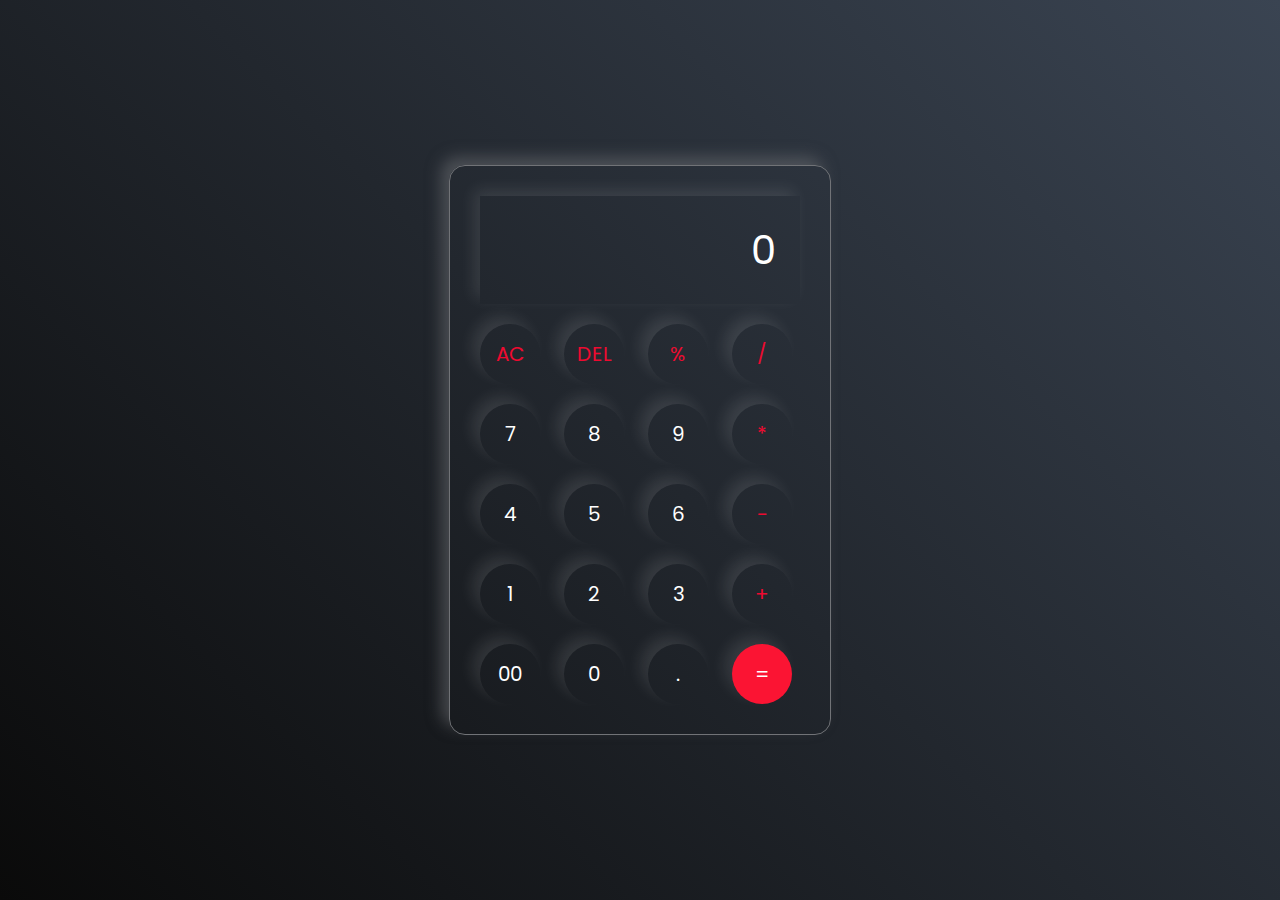
<file: calculator/index.html>
<!DOCTYPE html>
<html lang="en">
  <head>
    <meta charset="UTF-8" />
    <meta http-equiv="X-UA-Compatible" content="IE=edge" />
    <meta name="viewport" content="width=device-width, initial-scale=1.0" />
    <link rel="stylesheet" href="style.css" />
    <title>Calculator</title>
  </head>
  <body>
    <div class="container">
      <div class="calculator">
        <input type="text" id="inputBox" placeholder="0" />
        <div>
          <button class="button operator">AC</button>
          <button class="button operator">DEL</button>
          <button class="button operator">%</button>
          <button class="button operator">/</button>
        </div>
        <div>
          <button class="button">7</button>
          <button class="button">8</button>
          <button class="button">9</button>
          <button class="button operator">*</button>
        </div>
        <div>
          <button class="button">4</button>
          <button class="button">5</button>
          <button class="button">6</button>
          <button class="button operator">-</button>
        </div>
        <div>
          <button class="button">1</button>
          <button class="button">2</button>
          <button class="button">3</button>
          <button class="button operator">+</button>
        </div>

        <div>
          <button class="button">00</button>
          <button class="button">0</button>
          <button class="button">.</button>
          <button class="button equalBtn">=</button>
        </div>
      </div>
    </div>

    <script src="script.js"></script>
  </body>
</html>
</file>
<file: calculator/style.css>
@import url('https://fonts.googleapis.com/css2?family=Poppins:wght@500&display=swap');

*{
    margin: 0;
    padding: 0;
    box-sizing: border-box;
    font-family: 'Poppins', sans-serif;
}

body{
    width: 100%;
    height: 100vh;
    display: flex;
    justify-content: center;
    align-items: center;
    background: linear-gradient(45deg, #0a0a0a, #3a4452);
}

.calculator{
    border: 1px solid #717377;
    padding: 20px;
    border-radius: 16px;
    background: transparent;
    box-shadow: -8px -8px 15px rgba(113, 115, 119, 0.5);

}

input{
    width: 320px;
    border: none;
    padding: 24px;
    margin: 10px;
    background: transparent;
    box-shadow: 0px 3px 15px rgbs(84, 84, 84, 0.1);
    font-size: 40px;
    text-align: right;
    cursor: pointer;
    color: #ffffff;
    box-shadow: -6px -6px 15px rgba(255, 255, 255, 0.1);
}

input::placeholder{
    color: #ffffff;
    
}

button{
    border: none;
    width: 60px;
    height: 60px;
    margin: 10px;
    border-radius: 50%;
    background: transparent;
    color: #ffffff;
    font-size: 20px;
    box-shadow: -8px -8px 15px rgba(255, 255, 255, 0.1);
    cursor: pointer;
}

.equalBtn{
    background-color: #fb1433;
}

.operator{
    color: #ee0a30;
}
</file>
